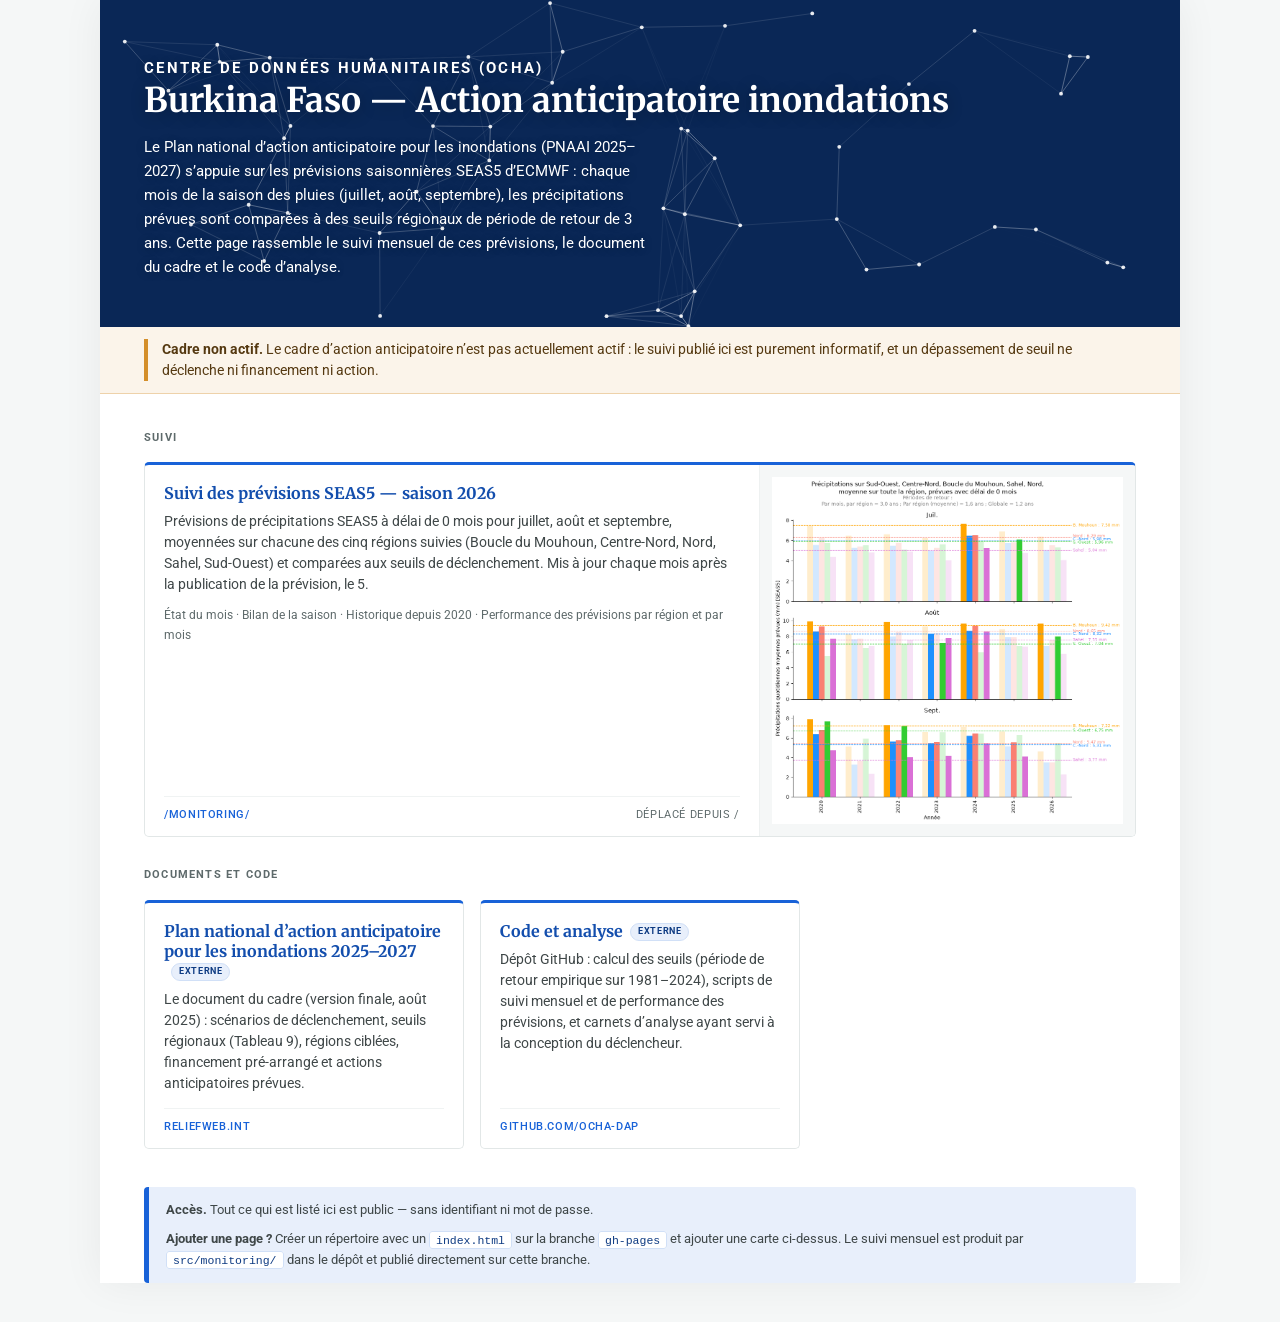
<file: index.html>
<!DOCTYPE html>
<html lang="fr">
<head>
<meta charset="utf-8">
<meta name="viewport" content="width=device-width, initial-scale=1">
<title>Burkina Faso — Action anticipatoire inondations</title>
<meta name="description" content="Suivi des prévisions saisonnières SEAS5 pour le cadre d’action anticipatoire inondations au Burkina Faso, avec les documents et le code associés — Centre de données humanitaires (OCHA).">
<link rel="preconnect" href="https://fonts.googleapis.com">
<link rel="preconnect" href="https://fonts.gstatic.com" crossorigin>
<link href="https://fonts.googleapis.com/css2?family=Merriweather:wght@700&family=Roboto:wght@400;500;700&display=swap" rel="stylesheet">
<link rel="stylesheet" href="assets/site.css">
<script>
// The site root USED to be the monitoring page itself, so links people saved
// point here — in particular /#performance, the anchor of its forecast-skill
// section. After the restructure those land on this landing page with the hash
// silently ignored. Forward them, narrowly: only a recognised anchor triggers
// it, so a plain visit to "/" still shows this page. Runs before render
// (blocking, in <head>) so there is no flash; replace() keeps the hop out of
// the back button.
(function () {
  var ANCHORS = ["performance"];
  var hash = location.hash.replace(/^#/, "");
  if (ANCHORS.indexOf(hash) >= 0) {
    location.replace("monitoring/" + location.search + location.hash);
  }
})();
</script>
</head>
<body>
<div class="wrap">

  <header class="hero">
    <canvas id="bg" aria-hidden="true"></canvas>
    <div class="inner">
      <p class="eyebrow">Centre de données humanitaires (OCHA)</p>
      <h1>Burkina Faso — Action anticipatoire inondations</h1>
      <p>Le Plan national d’action anticipatoire pour les inondations (PNAAI
         2025–2027) s’appuie sur les prévisions saisonnières SEAS5 d’ECMWF :
         chaque mois de la saison des pluies (juillet, août, septembre), les
         précipitations prévues sont comparées à des seuils régionaux de
         période de retour de 3 ans. Cette page rassemble le suivi mensuel de
         ces prévisions, le document du cadre et le code d’analyse.</p>
    </div>
  </header>

  <div class="notice">
    <p><strong>Cadre non actif.</strong> Le cadre d’action anticipatoire n’est pas
       actuellement actif : le suivi publié ici est purement informatif, et un
       dépassement de seuil ne déclenche ni financement ni action.</p>
  </div>

  <main>
    <!-- The monitoring page gets a row to itself, with its plot. It lived at /
         until the restructure, so most people arriving here typed ITS address;
         the plot is the fastest way for someone who knows the page to see they
         are one click from it. -->
    <p class="label">Suivi</p>
    <div class="grid grid-one">

      <a class="k k-feature" href="monitoring/">
        <span class="body">
          <h2>Suivi des prévisions SEAS5 — saison 2026</h2>
          <p>Prévisions de précipitations SEAS5 à délai de 0 mois pour juillet,
             août et septembre, moyennées sur chacune des cinq régions suivies
             (Boucle du Mouhoun, Centre-Nord, Nord, Sahel, Sud-Ouest) et
             comparées aux seuils de déclenchement. Mis à jour chaque mois après
             la publication de la prévision, le 5.</p>
          <span class="views">État du mois · Bilan de la saison · Historique
             depuis 2020 · Performance des prévisions par région et par mois</span>
          <span class="foot"><em>/monitoring/</em><span>Déplacé depuis /</span></span>
        </span>
        <span class="shot">
          <!-- Decorative: the card's own heading and text already say what this
               is, so alt="" keeps a screen reader from reading the plot twice. -->
          <img src="monitoring/plots/bfa_seas5_monitoring_2026-09.png" alt=""
               width="960" height="958" loading="lazy">
        </span>
      </a>

    </div>

    <p class="label label-2">Documents et code</p>
    <div class="grid">

      <a class="k" href="https://reliefweb.int/report/burkina-faso/plan-national-daction-anticipatoire-pour-les-inondations-au-burkina-faso-2025-2027-version-finale">
        <h2>Plan national d’action anticipatoire pour les inondations
            2025–2027<span class="chip chip-ext">externe</span></h2>
        <p>Le document du cadre (version finale, août 2025) : scénarios de
           déclenchement, seuils régionaux (Tableau 9), régions ciblées,
           financement pré-arrangé et actions anticipatoires prévues.</p>
        <span class="foot"><em>reliefweb.int</em></span>
      </a>

      <a class="k" href="https://github.com/OCHA-DAP/ds-aa-bfa-flooding">
        <h2>Code et analyse<span class="chip chip-ext">externe</span></h2>
        <p>Dépôt GitHub : calcul des seuils (période de retour empirique sur
           1981–2024), scripts de suivi mensuel et de performance des prévisions,
           et carnets d’analyse ayant servi à la conception du déclencheur.</p>
        <span class="foot"><em>github.com/OCHA-DAP</em></span>
      </a>

    </div>
  </main>

  <div class="note">
    <p><strong>Accès.</strong> Tout ce qui est listé ici est public — sans
       identifiant ni mot de passe.</p>
    <p><strong>Ajouter une page ?</strong> Créer un répertoire avec un
       <code>index.html</code> sur la branche <code>gh-pages</code> et ajouter
       une carte ci-dessus. Le suivi mensuel est produit par
       <code>src/monitoring/</code> dans le dépôt et publié directement sur
       cette branche.</p>
  </div>

</div>

<script src="assets/hero.js" defer></script>
</body>
</html>
</file>
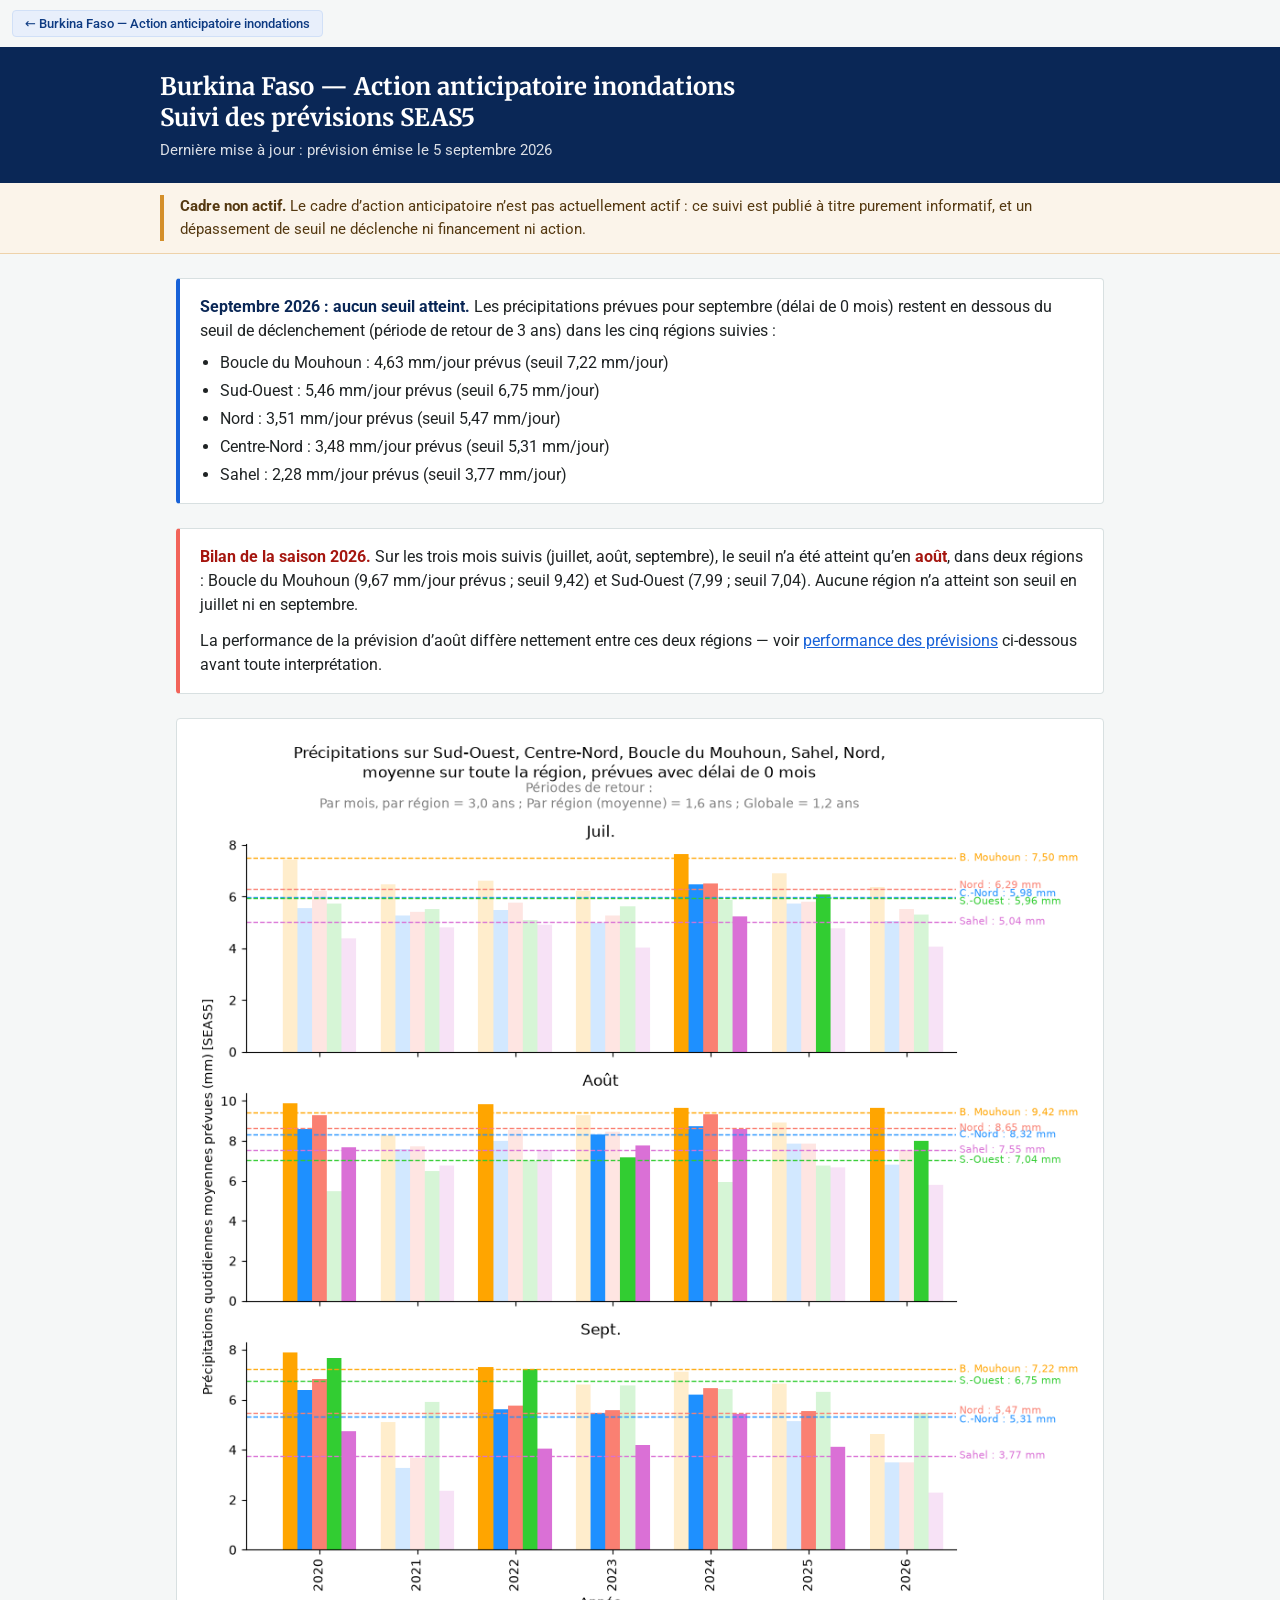
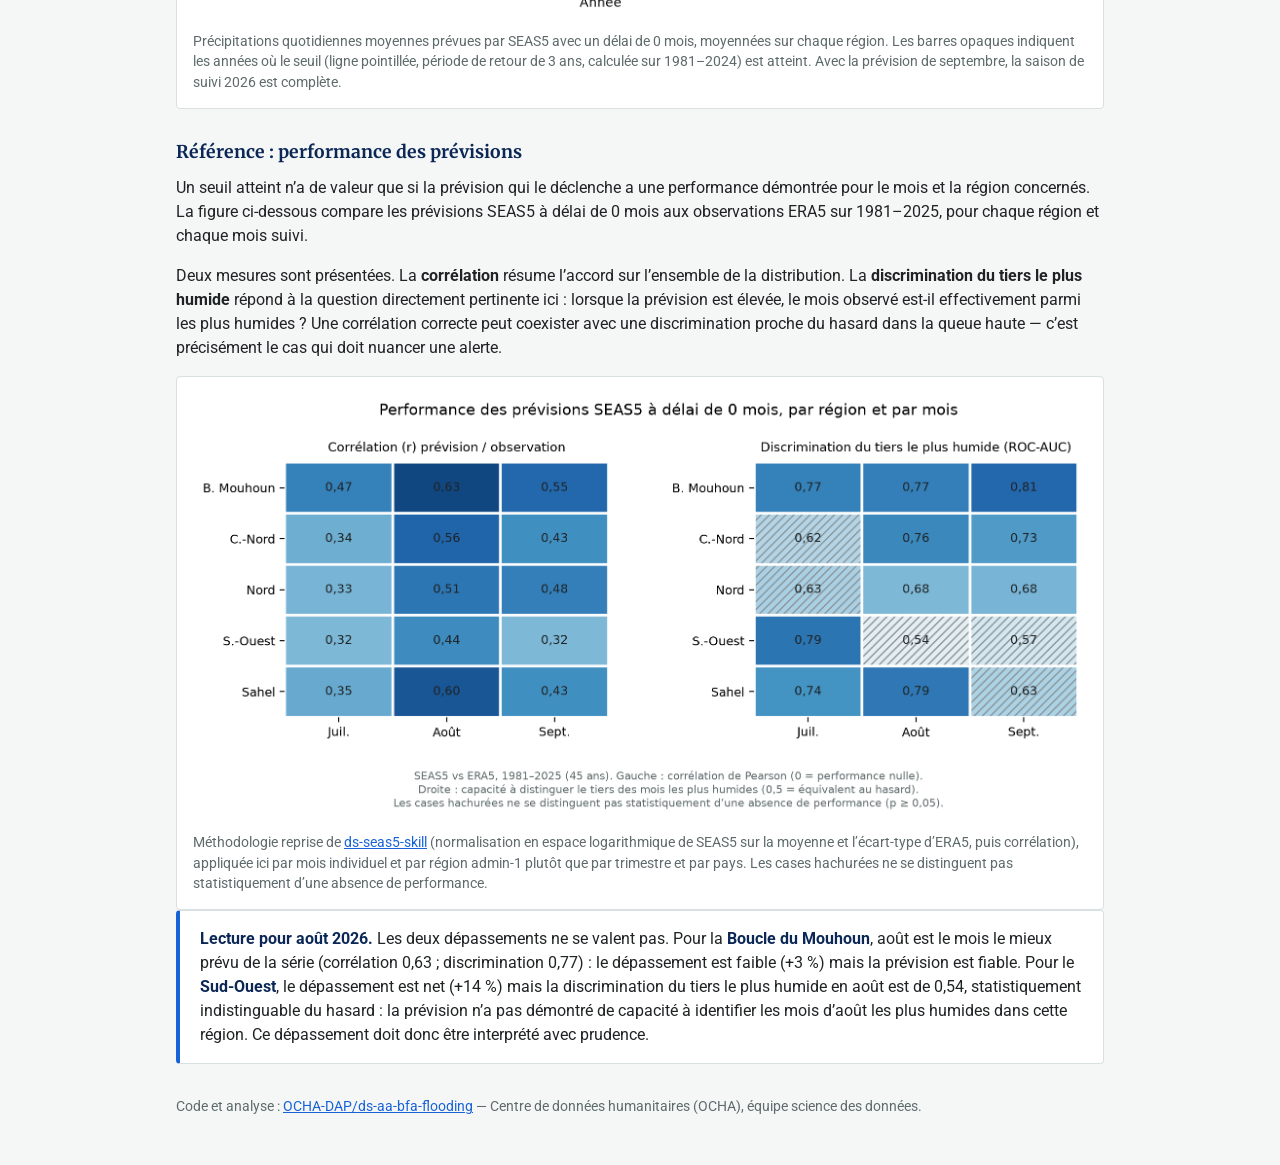
<file: monitoring/index.html>
<!DOCTYPE html>
<html lang="fr">
<head>
<meta charset="utf-8">
<meta name="viewport" content="width=device-width, initial-scale=1">
<title>Burkina Faso — Suivi AA inondations (SEAS5)</title>
<link rel="preconnect" href="https://fonts.googleapis.com">
<link rel="preconnect" href="https://fonts.gstatic.com" crossorigin>
<link href="https://fonts.googleapis.com/css2?family=Merriweather:wght@700&family=Roboto:wght@400;500&display=swap" rel="stylesheet">
<style>
  :root {
    --hdx-primary-5: #1862d8;
    --hdx-primary-8: #0a2756;
    --hdx-neutral-05: #f5f7f7;
    --hdx-neutral-2: #d8e0e1;
    --hdx-neutral-7: #5e6a6b;
    --hdx-neutral-9: #1f2324;
    --hdx-red-5: #f2645a;
    --hdx-red-7: #a5160f;
    --hdx-warning-05: #fbf4ea;
    --hdx-warning-2: #eed2aa;
    --hdx-warning-5: #d48f2a;
    --hdx-warning-8: #553911;
    --hdx-font-body: 'Roboto', sans-serif;
    --hdx-font-display: 'Merriweather', serif;
  }
  * { box-sizing: border-box; margin: 0; }
  body {
    font-family: var(--hdx-font-body);
    color: var(--hdx-neutral-9);
    background: var(--hdx-neutral-05);
  }
  header {
    background: var(--hdx-primary-8);
    color: #ffffff;
    padding: 1.5rem 1rem;
  }
  header .wrap, .notice .wrap, main { max-width: 60rem; margin: 0 auto; }
  .notice {
    background: var(--hdx-warning-05);
    border-bottom: 1px solid var(--hdx-warning-2);
    padding: 0.75rem 1rem;
  }
  .notice .wrap {
    border-left: 4px solid var(--hdx-warning-5);
    padding-left: 1rem;
    color: var(--hdx-warning-8);
    line-height: 1.5;
    font-size: 0.95rem;
  }
  .notice strong { color: var(--hdx-warning-8); }
  h1 {
    font-family: var(--hdx-font-display);
    font-size: 1.5rem;
    line-height: 1.3;
  }
  h2 {
    font-family: var(--hdx-font-display);
    font-size: 1.1rem;
    line-height: 1.3;
    margin: 2rem 0 0.75rem;
    color: var(--hdx-primary-8);
  }
  main > p { line-height: 1.5; margin-bottom: 1rem; }
  header p { margin-top: 0.5rem; opacity: 0.85; font-size: 0.95rem; }
  main { padding: 1.5rem 1rem 3rem; }
  .status {
    background: #ffffff;
    border: 1px solid var(--hdx-neutral-2);
    border-left: 4px solid var(--hdx-primary-5);
    border-radius: 4px;
    padding: 1rem 1.25rem;
    margin-bottom: 1.5rem;
    line-height: 1.5;
  }
  .status strong { color: var(--hdx-primary-8); }
  .status.alert { border-left-color: var(--hdx-red-5); }
  .status.alert strong { color: var(--hdx-red-7); }
  .status ul { margin: 0.5rem 0 0; padding-left: 1.25rem; }
  .status li { margin-top: 0.25rem; }
  figure {
    background: #ffffff;
    border: 1px solid var(--hdx-neutral-2);
    border-radius: 4px;
    padding: 1rem;
  }
  figure img { max-width: 100%; height: auto; display: block; }
  figcaption {
    color: var(--hdx-neutral-7);
    font-size: 0.85rem;
    margin-top: 0.75rem;
    line-height: 1.5;
  }
  footer {
    color: var(--hdx-neutral-7);
    font-size: 0.85rem;
    margin-top: 2rem;
    line-height: 1.5;
  }
  a { color: var(--hdx-primary-5); }
</style>
</head>
<body>
<!-- back to the site landing page — first element inside <body> -->
<style>
  .home-link { display:inline-block; margin:10px 12px; padding:6px 12px;
    font:500 13px/1 'Roboto',system-ui,sans-serif; color:#0e3b82;
    background:#e8effb; border:1px solid #d1e0f7; border-radius:4px;
    text-decoration:none; }
  .home-link:hover { background:#d1e0f7; }
</style>
<a class="home-link" href="../">← Burkina Faso — Action anticipatoire inondations</a>
<header>
  <div class="wrap">
    <h1>Burkina Faso — Action anticipatoire inondations<br>Suivi des prévisions SEAS5</h1>
    <p>Dernière mise à jour : prévision émise le 5 septembre 2026</p>
  </div>
</header>
<div class="notice">
  <div class="wrap">
    <strong>Cadre non actif.</strong> Le cadre d’action anticipatoire n’est pas
    actuellement actif : ce suivi est publié à titre purement informatif, et un
    dépassement de seuil ne déclenche ni financement ni action.
  </div>
</div>
<main>
  <div class="status">
    <strong>Septembre 2026 : aucun seuil atteint.</strong>
    Les précipitations prévues pour septembre (délai de 0 mois) restent en
    dessous du seuil de déclenchement (période de retour de 3 ans) dans les
    cinq régions suivies :
    <ul>
      <li>Boucle du Mouhoun : 4,63 mm/jour prévus (seuil 7,22 mm/jour)</li>
      <li>Sud-Ouest : 5,46 mm/jour prévus (seuil 6,75 mm/jour)</li>
      <li>Nord : 3,51 mm/jour prévus (seuil 5,47 mm/jour)</li>
      <li>Centre-Nord : 3,48 mm/jour prévus (seuil 5,31 mm/jour)</li>
      <li>Sahel : 2,28 mm/jour prévus (seuil 3,77 mm/jour)</li>
    </ul>
  </div>
  <div class="status alert">
    <strong>Bilan de la saison 2026.</strong>
    Sur les trois mois suivis (juillet, août, septembre), le seuil n’a été
    atteint qu’en <strong>août</strong>, dans deux régions : Boucle du Mouhoun
    (9,67 mm/jour prévus ; seuil 9,42) et Sud-Ouest (7,99 ; seuil 7,04). Aucune
    région n’a atteint son seuil en juillet ni en septembre.
    <p style="margin-top:0.75rem">
      La performance de la prévision d’août diffère nettement entre ces deux
      régions — voir <a href="#performance">performance des prévisions</a>
      ci-dessous avant toute interprétation.
    </p>
  </div>
  <figure>
    <img src="plots/bfa_seas5_monitoring_2026-09.png"
         alt="Précipitations quotidiennes moyennes prévues par SEAS5 (juillet, août, septembre), par région et par année, comparées aux seuils de déclenchement">
    <figcaption>
      Précipitations quotidiennes moyennes prévues par SEAS5 avec un délai de
      0 mois, moyennées sur chaque région. Les barres opaques indiquent les
      années où le seuil (ligne pointillée, période de retour de 3 ans,
      calculée sur 1981–2024) est atteint. Avec la prévision de septembre, la
      saison de suivi 2026 est complète.
    </figcaption>
  </figure>
  <h2 id="performance">Référence : performance des prévisions</h2>
  <p>
    Un seuil atteint n’a de valeur que si la prévision qui le déclenche a une
    performance démontrée pour le mois et la région concernés. La figure
    ci-dessous compare les prévisions SEAS5 à délai de 0 mois aux observations
    ERA5 sur 1981–2025, pour chaque région et chaque mois suivi.
  </p>
  <p>
    Deux mesures sont présentées. La <strong>corrélation</strong> résume
    l’accord sur l’ensemble de la distribution. La
    <strong>discrimination du tiers le plus humide</strong> répond à la
    question directement pertinente ici : lorsque la prévision est élevée,
    le mois observé est-il effectivement parmi les plus humides ? Une
    corrélation correcte peut coexister avec une discrimination proche du
    hasard dans la queue haute — c’est précisément le cas qui doit nuancer
    une alerte.
  </p>
  <figure>
    <img src="plots/bfa_seas5_skill.png"
         alt="Performance des prévisions SEAS5 à délai de 0 mois par région et par mois : corrélation de Pearson et discrimination du tiers le plus humide, 1981-2025">
    <figcaption>
      Méthodologie reprise de
      <a href="https://github.com/OCHA-DAP/ds-seas5-skill">ds-seas5-skill</a>
      (normalisation en espace logarithmique de SEAS5 sur la moyenne et
      l’écart-type d’ERA5, puis corrélation), appliquée ici par mois
      individuel et par région admin-1 plutôt que par trimestre et par pays.
      Les cases hachurées ne se distinguent pas statistiquement d’une absence
      de performance.
    </figcaption>
  </figure>
  <div class="status">
    <strong>Lecture pour août 2026.</strong>
    Les deux dépassements ne se valent pas. Pour la
    <strong>Boucle du Mouhoun</strong>, août est le mois le mieux prévu de la
    série (corrélation 0,63 ; discrimination 0,77) : le dépassement est faible
    (+3 %) mais la prévision est fiable. Pour le <strong>Sud-Ouest</strong>,
    le dépassement est net (+14 %) mais la discrimination du tiers le plus
    humide en août est de 0,54, statistiquement indistinguable du hasard : la
    prévision n’a pas démontré de capacité à identifier les mois d’août les
    plus humides dans cette région. Ce dépassement doit donc être interprété
    avec prudence.
  </div>
  <footer>
    Code et analyse :
    <a href="https://github.com/OCHA-DAP/ds-aa-bfa-flooding">OCHA-DAP/ds-aa-bfa-flooding</a>
    — Centre de données humanitaires (OCHA), équipe science des données.
  </footer>
</main>
</body>
</html>
</file>
<file: assets/site.css>
/* HDX v2 design tokens, following the team's Pages landing-page template
 * (OCHA-DAP/ds-storm-impact-harmonisation → ds-geospatial-impact-estimates → ds-seas5-skill),
 * in the HDX primary (blue) scale so the landing page matches the monitoring page's header.
 *
 * Light mode only, matching the reference: there is deliberately no prefers-color-scheme rule.
 * The only media queries are the 640px/760px breakpoints and prefers-reduced-motion. */
:root {
  --b5:#1862d8; --b6:#134ead; --b7:#0e3b82; --b05:#e8effb; --b1:#d1e0f7;
  --hero:#0a2756;
  --n9:#1f2324; --n8:#3f4748; --n7:#5e6a6b; --n05:#f5f7f7;
  --w05:#fbf4ea; --w2:#eed2aa; --w5:#d48f2a; --w8:#553911;
}
* { box-sizing:border-box; }
body {
  margin:0; background:var(--n05); color:var(--n9);
  font-family:'Roboto',system-ui,-apple-system,'Segoe UI','Helvetica Neue',Arial,sans-serif;
  line-height:1.5;
}
.wrap { max-width:1080px; margin:0 auto; background:#fff; min-height:100vh;
        box-shadow:0 0 40px rgba(31,35,36,.06); }

/* ── hero ─────────────────────────────────────────────────────────────── */
.hero { position:relative; overflow:hidden; background:var(--hero); padding:56px 44px 48px; }
.hero canvas { position:absolute; inset:0; width:100%; height:100%; z-index:0; }
.hero .inner { position:relative; z-index:1; }
.eyebrow { font-size:11px; letter-spacing:.15em; text-transform:uppercase; font-weight:700;
           color:rgba(255,255,255,.88); margin:0 0 12px;
           text-shadow:0 1px 8px rgba(0,0,0,.25); }
.hero h1 { font-family:'Merriweather',Georgia,'Times New Roman',serif; font-weight:700;
           font-size:34px; line-height:1.2; color:#fff; margin:0 0 14px;
           text-shadow:0 2px 16px rgba(0,0,0,.28); }
.hero p { margin:0; font-size:15px; line-height:1.6; color:#fff; max-width:64ch;
          text-shadow:0 1px 10px rgba(0,0,0,.25); }

/* ── standing notice (framework not active) ───────────────────────────── */
.notice { background:var(--w05); border-bottom:1px solid var(--w2); padding:12px 44px; }
.notice p { margin:0; border-left:4px solid var(--w5); padding-left:14px;
            color:var(--w8); font-size:13.5px; line-height:1.55; }

/* ── cards ────────────────────────────────────────────────────────────── */
main { padding:36px 44px 8px; }
.label { font-size:11px; font-weight:700; letter-spacing:.11em; text-transform:uppercase;
         color:var(--n7); margin:0 0 16px; }
.grid { display:grid; grid-template-columns:repeat(auto-fill,minmax(300px,1fr)); gap:16px; }

.k { display:flex; flex-direction:column; text-decoration:none; color:inherit;
     background:#fff; border:1px solid #e2e7e7; border-top:3px solid var(--b5);
     border-radius:5px; padding:18px 19px 14px;
     transition:box-shadow .18s ease, transform .18s ease; }
.k:hover, .k:focus-visible { box-shadow:0 4px 20px rgba(31,35,36,.10);
                             transform:translateY(-2px); outline:none; }
.k:focus-visible { border-color:var(--b5); box-shadow:0 0 0 3px var(--b1); }
.k h2 { font-family:'Merriweather',Georgia,serif; margin:0 0 8px; font-size:16px;
        font-weight:700; color:var(--b6); line-height:1.25; }
.k p { margin:0 0 14px; font-size:13.5px; color:var(--n8); line-height:1.55; flex:1; }
.k .foot { display:flex; justify-content:space-between; align-items:center; gap:10px;
           font-size:10.5px; color:var(--n7); text-transform:uppercase;
           letter-spacing:.06em; border-top:1px solid #f0f3f3; padding-top:10px; }
.k .foot em { font-style:normal; color:var(--b5); font-weight:500; }

.chip { display:inline-block; font-size:9px; padding:2.5px 7px; border-radius:10px;
        margin-left:7px; text-transform:uppercase; letter-spacing:.07em; font-weight:700;
        vertical-align:2.5px; font-family:'Roboto',sans-serif; }
.chip-ext { background:var(--b05); color:var(--b7); border:1px solid var(--b1); }

/* ── notes / footer ───────────────────────────────────────────────────── */
.note { margin:30px 44px 40px; padding:13px 17px; border-radius:4px;
        background:var(--b05); border-left:5px solid var(--b5);
        font-size:12.5px; color:var(--n8); line-height:1.6; }
.note code { background:#fff; border:1px solid var(--b1); padding:1.5px 6px;
             border-radius:3px; font-size:11.5px; color:var(--b7); }
.note a { color:var(--b6); }
.note p { margin:0 0 9px; }
.note p:last-child { margin-bottom:0; }

@media (max-width:640px) {
  .hero { padding:40px 22px 34px; }
  .hero h1 { font-size:26px; }
  .notice { padding:10px 22px; }
  main { padding:26px 22px 4px; }
  .note { margin:24px 22px 32px; }
}
/* Respect users who ask for less motion — the canvas paints one static frame. */
@media (prefers-reduced-motion:reduce) { .hero canvas { animation:none; } }

/* ── feature card (the monitoring page) ───────────────────────────────────
 * The monitoring page was at / until the restructure, so most people reaching
 * this page are trying to reach IT. It gets its own row and a picture: someone
 * who knows the page recognises the plot far faster than they read a card.
 *
 * The image is a flex ITEM, not a background, so it keeps its intrinsic ratio
 * and cannot crop the plot's edges away at an unlucky viewport. */
.grid-one { grid-template-columns:1fr; }
.label-2 { margin-top:30px; }

.k-feature { flex-direction:row; align-items:stretch; gap:0; padding:0; overflow:hidden; }
.k-feature .body { display:flex; flex-direction:column; padding:18px 19px 14px;
                   flex:1 1 62%; min-width:0; }
.k-feature .body p { flex:0 0 auto; margin-bottom:10px; }
.k-feature .shot { flex:1 1 38%; min-width:0; display:flex; align-items:flex-start;
                   background:var(--n05); border-left:1px solid #eef1f1; padding:12px; }
.k-feature .shot img { width:100%; height:auto; display:block; }
.k-feature .foot span { color:var(--n7); }
.k-feature .views { flex:0 0 auto; font-size:12px; color:var(--n7);
                    line-height:1.7; margin-bottom:14px; }
.k-feature .foot { margin-top:auto; }

@media (max-width:760px) {
  .k-feature { flex-direction:column; }
  .k-feature .shot { border-left:0; border-top:1px solid #eef1f1; }
}
</file>
